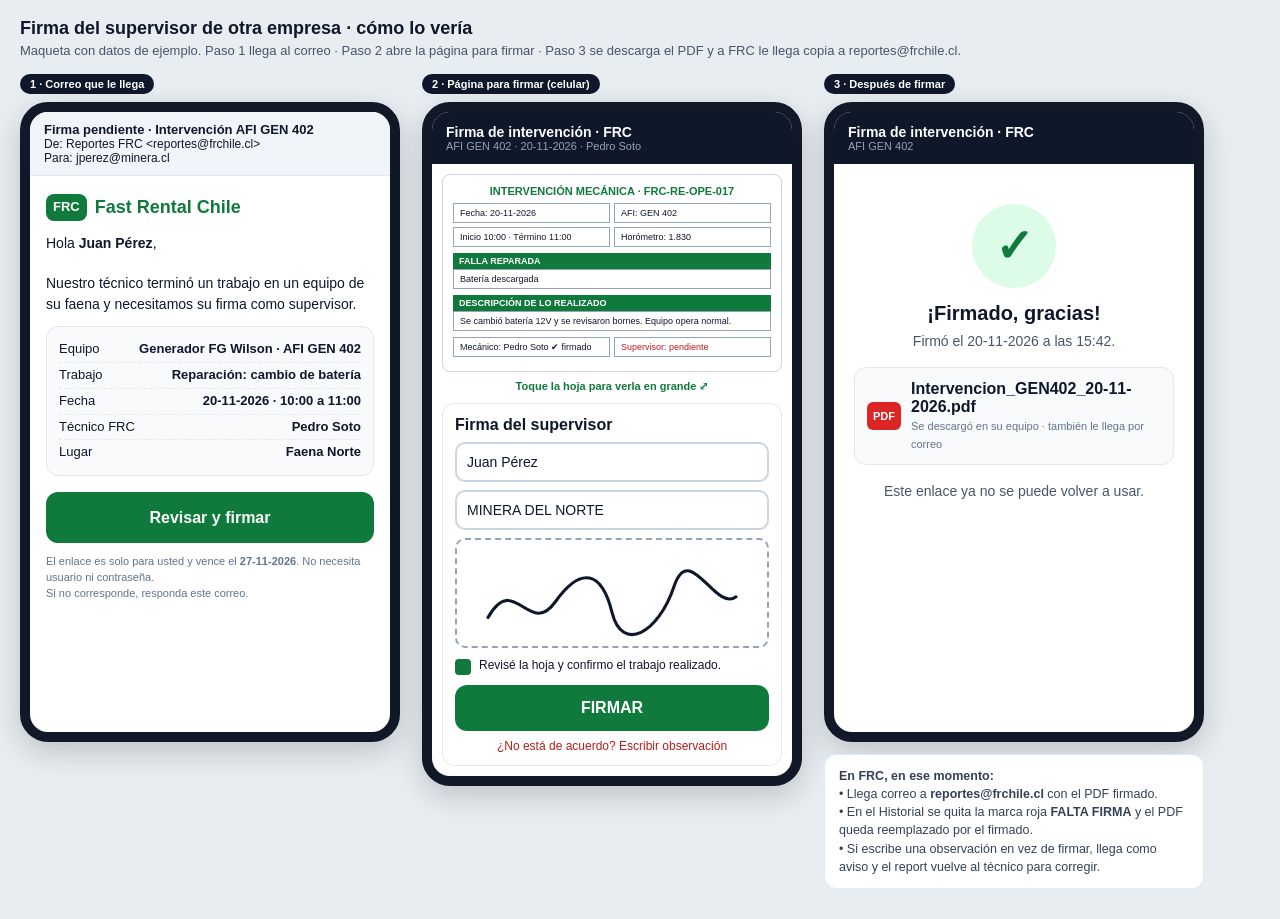
<file: Claude outputs/vista_firma_cliente.html>
<!DOCTYPE html>
<html lang="es">
<head>
<meta charset="utf-8">
<meta name="viewport" content="width=device-width, initial-scale=1">
<title>Vista firma supervisor cliente · FRC</title>
<style>
  *{box-sizing:border-box} body{margin:0;font-family:Arial,Helvetica,sans-serif;background:#e8edf2;color:#0f172a}
  h1{font-size:18px;margin:18px 20px 4px} .sub{margin:0 20px 16px;color:#475569;font-size:13px}
  .fila{display:flex;flex-wrap:wrap;gap:22px;padding:0 20px 30px;align-items:flex-start}
  .paso{flex:1 1 330px;max-width:380px}
  .tag{display:inline-block;background:#0f172a;color:#fff;font-size:11px;font-weight:700;border-radius:20px;padding:4px 10px;margin-bottom:8px}
  .tel{background:#fff;border-radius:28px;border:10px solid #111827;overflow:hidden;box-shadow:0 10px 30px rgba(0,0,0,.18);min-height:640px}
  /* correo */
  .mailbar{background:#f1f5f9;padding:10px 14px;font-size:12px;border-bottom:1px solid #e2e8f0}
  .mailbar b{display:block;font-size:13px}
  .mail{padding:18px 16px;font-size:14px;line-height:1.45}
  .logo{display:flex;align-items:center;gap:8px;font-weight:900;color:#0f7a3c;font-size:18px;margin-bottom:12px}
  .logo span{background:#0f7a3c;color:#fff;border-radius:8px;padding:4px 7px;font-size:13px}
  .caja{border:1px solid #e2e8f0;border-radius:12px;padding:10px 12px;margin:12px 0;background:#f8fafc;font-size:13px}
  .caja div{display:flex;justify-content:space-between;padding:3px 0;border-bottom:1px dashed #e2e8f0} .caja div:last-child{border:0}
  .btn{display:block;text-align:center;background:#0f7a3c;color:#fff;font-weight:800;border-radius:12px;padding:14px;text-decoration:none;font-size:16px;margin:16px 0 8px}
  .peq{font-size:11px;color:#64748b}
  /* pagina firma */
  .top{background:#0f172a;color:#fff;padding:12px 14px;font-weight:800;font-size:14px}
  .top small{display:block;font-weight:400;color:#94a3b8;font-size:11px}
  .hoja{margin:10px;border:1px solid #cbd5e1;border-radius:8px;padding:10px;font-size:9px;background:#fff}
  .hoja h4{margin:0 0 6px;color:#0f7a3c;text-align:center;font-size:11px}
  .bar{background:#0f7a3c;color:#fff;font-weight:700;padding:3px 6px;margin-top:6px}
  .lin{border:1px solid #94a3b8;padding:4px 6px;min-height:16px}
  .grid{display:grid;grid-template-columns:1fr 1fr;gap:4px;margin-bottom:4px}
  .zoom{font-size:11px;color:#0f7a3c;font-weight:700;text-align:center;margin:-2px 0 6px}
  .firma{margin:10px;background:#fff;border-radius:12px;border:1px solid #e2e8f0;padding:12px}
  .firma p{margin:0 0 8px;font-weight:800}
  .inp{border:2px solid #cbd5e1;border-radius:10px;padding:10px;font-size:14px;margin-bottom:8px;color:#0f172a}
  .pad{border:2px dashed #94a3b8;border-radius:10px;height:110px;display:flex;align-items:center;justify-content:center;color:#94a3b8;font-style:italic;position:relative}
  .pad svg{position:absolute;inset:0}
  .chk{display:flex;gap:8px;font-size:12px;margin:10px 0;align-items:flex-start}
  .chk i{width:16px;height:16px;border:2px solid #0f7a3c;border-radius:4px;background:#0f7a3c;flex-shrink:0;margin-top:1px}
  .verde{background:#0f7a3c;color:#fff;text-align:center;font-weight:900;border-radius:12px;padding:14px;font-size:16px}
  .link{text-align:center;font-size:12px;color:#b91c1c;margin-top:8px}
  /* listo */
  .ok{padding:40px 20px;text-align:center}
  .circ{width:84px;height:84px;border-radius:50%;background:#dcfce7;color:#0f7a3c;font-size:46px;line-height:84px;margin:0 auto 14px;font-weight:900}
  .ok h2{margin:0 0 8px;font-size:20px} .ok p{color:#475569;font-size:14px;margin:6px 0}
  .descarga{display:flex;gap:10px;align-items:center;border:1px solid #e2e8f0;border-radius:12px;padding:12px;margin:18px 0;text-align:left;background:#f8fafc}
  .pdf{background:#dc2626;color:#fff;font-weight:900;border-radius:6px;padding:8px 6px;font-size:11px}
  .nota{background:#fff;border-radius:12px;padding:12px 14px;font-size:12.5px;color:#334155;margin-top:12px;line-height:1.45;border:1px solid #e2e8f0}
</style>
</head>
<body>
<h1>Firma del supervisor de otra empresa · cómo lo vería</h1>
<p class="sub">Maqueta con datos de ejemplo. Paso 1 llega al correo · Paso 2 abre la página para firmar · Paso 3 se descarga el PDF y a FRC le llega copia a reportes@frchile.cl.</p>
<div class="fila">

  <!-- PASO 1: CORREO -->
  <div class="paso">
    <span class="tag">1 · Correo que le llega</span>
    <div class="tel">
      <div class="mailbar"><b>Firma pendiente · Intervención AFI GEN 402</b>De: Reportes FRC &lt;reportes@frchile.cl&gt;<br>Para: jperez@minera.cl</div>
      <div class="mail">
        <div class="logo"><span>FRC</span>Fast Rental Chile</div>
        Hola <b>Juan Pérez</b>,<br><br>
        Nuestro técnico terminó un trabajo en un equipo de su faena y necesitamos su firma como supervisor.
        <div class="caja">
          <div><span>Equipo</span><b>Generador FG Wilson · AFI GEN 402</b></div>
          <div><span>Trabajo</span><b>Reparación: cambio de batería</b></div>
          <div><span>Fecha</span><b>20-11-2026 · 10:00 a 11:00</b></div>
          <div><span>Técnico FRC</span><b>Pedro Soto</b></div>
          <div><span>Lugar</span><b>Faena Norte</b></div>
        </div>
        <a class="btn" href="#">Revisar y firmar</a>
        <p class="peq">El enlace es solo para usted y vence el <b>27-11-2026</b>. No necesita usuario ni contraseña.<br>Si no corresponde, responda este correo.</p>
      </div>
    </div>
  </div>

  <!-- PASO 2: PAGINA DE FIRMA -->
  <div class="paso">
    <span class="tag">2 · Página para firmar (celular)</span>
    <div class="tel">
      <div class="top">Firma de intervención · FRC<small>AFI GEN 402 · 20-11-2026 · Pedro Soto</small></div>
      <div class="hoja">
        <h4>INTERVENCIÓN MECÁNICA · FRC-RE-OPE-017</h4>
        <div class="grid"><div class="lin">Fecha: 20-11-2026</div><div class="lin">AFI: GEN 402</div></div>
        <div class="grid"><div class="lin">Inicio 10:00 · Término 11:00</div><div class="lin">Horómetro: 1.830</div></div>
        <div class="bar">FALLA REPARADA</div><div class="lin">Batería descargada</div>
        <div class="bar">DESCRIPCIÓN DE LO REALIZADO</div><div class="lin">Se cambió batería 12V y se revisaron bornes. Equipo opera normal.</div>
        <div class="grid" style="margin-top:6px"><div class="lin">Mecánico: Pedro Soto ✔ firmado</div><div class="lin" style="color:#b91c1c">Supervisor: pendiente</div></div>
      </div>
      <div class="zoom">Toque la hoja para verla en grande ⤢</div>
      <div class="firma">
        <p>Firma del supervisor</p>
        <div class="inp">Juan Pérez</div>
        <div class="inp">MINERA DEL NORTE</div>
        <div class="pad">
          <svg viewBox="0 0 300 110"><path d="M30 75 C55 30, 70 95, 95 60 S140 30, 150 70 S195 90, 210 45 S250 70, 270 55" fill="none" stroke="#0f172a" stroke-width="3" stroke-linecap="round"/></svg>
        </div>
        <div class="chk"><i></i><span>Revisé la hoja y confirmo el trabajo realizado.</span></div>
        <div class="verde">FIRMAR</div>
        <div class="link">¿No está de acuerdo? Escribir observación</div>
      </div>
    </div>
  </div>

  <!-- PASO 3: LISTO -->
  <div class="paso">
    <span class="tag">3 · Después de firmar</span>
    <div class="tel">
      <div class="top">Firma de intervención · FRC<small>AFI GEN 402</small></div>
      <div class="ok">
        <div class="circ">✓</div>
        <h2>¡Firmado, gracias!</h2>
        <p>Firmó el 20-11-2026 a las 15:42.</p>
        <div class="descarga"><span class="pdf">PDF</span><div><b>Intervencion_GEN402_20-11-2026.pdf</b><br><span class="peq">Se descargó en su equipo · también le llega por correo</span></div></div>
        <p class="peq">Este enlace ya no se puede volver a usar.</p>
      </div>
    </div>
    <div class="nota">
      <b>En FRC, en ese momento:</b><br>
      • Llega correo a <b>reportes@frchile.cl</b> con el PDF firmado.<br>
      • En el Historial se quita la marca roja <b>FALTA FIRMA</b> y el PDF queda reemplazado por el firmado.<br>
      • Si escribe una observación en vez de firmar, llega como aviso y el report vuelve al técnico para corregir.
    </div>
  </div>

</div>
</body>
</html>
</file>
